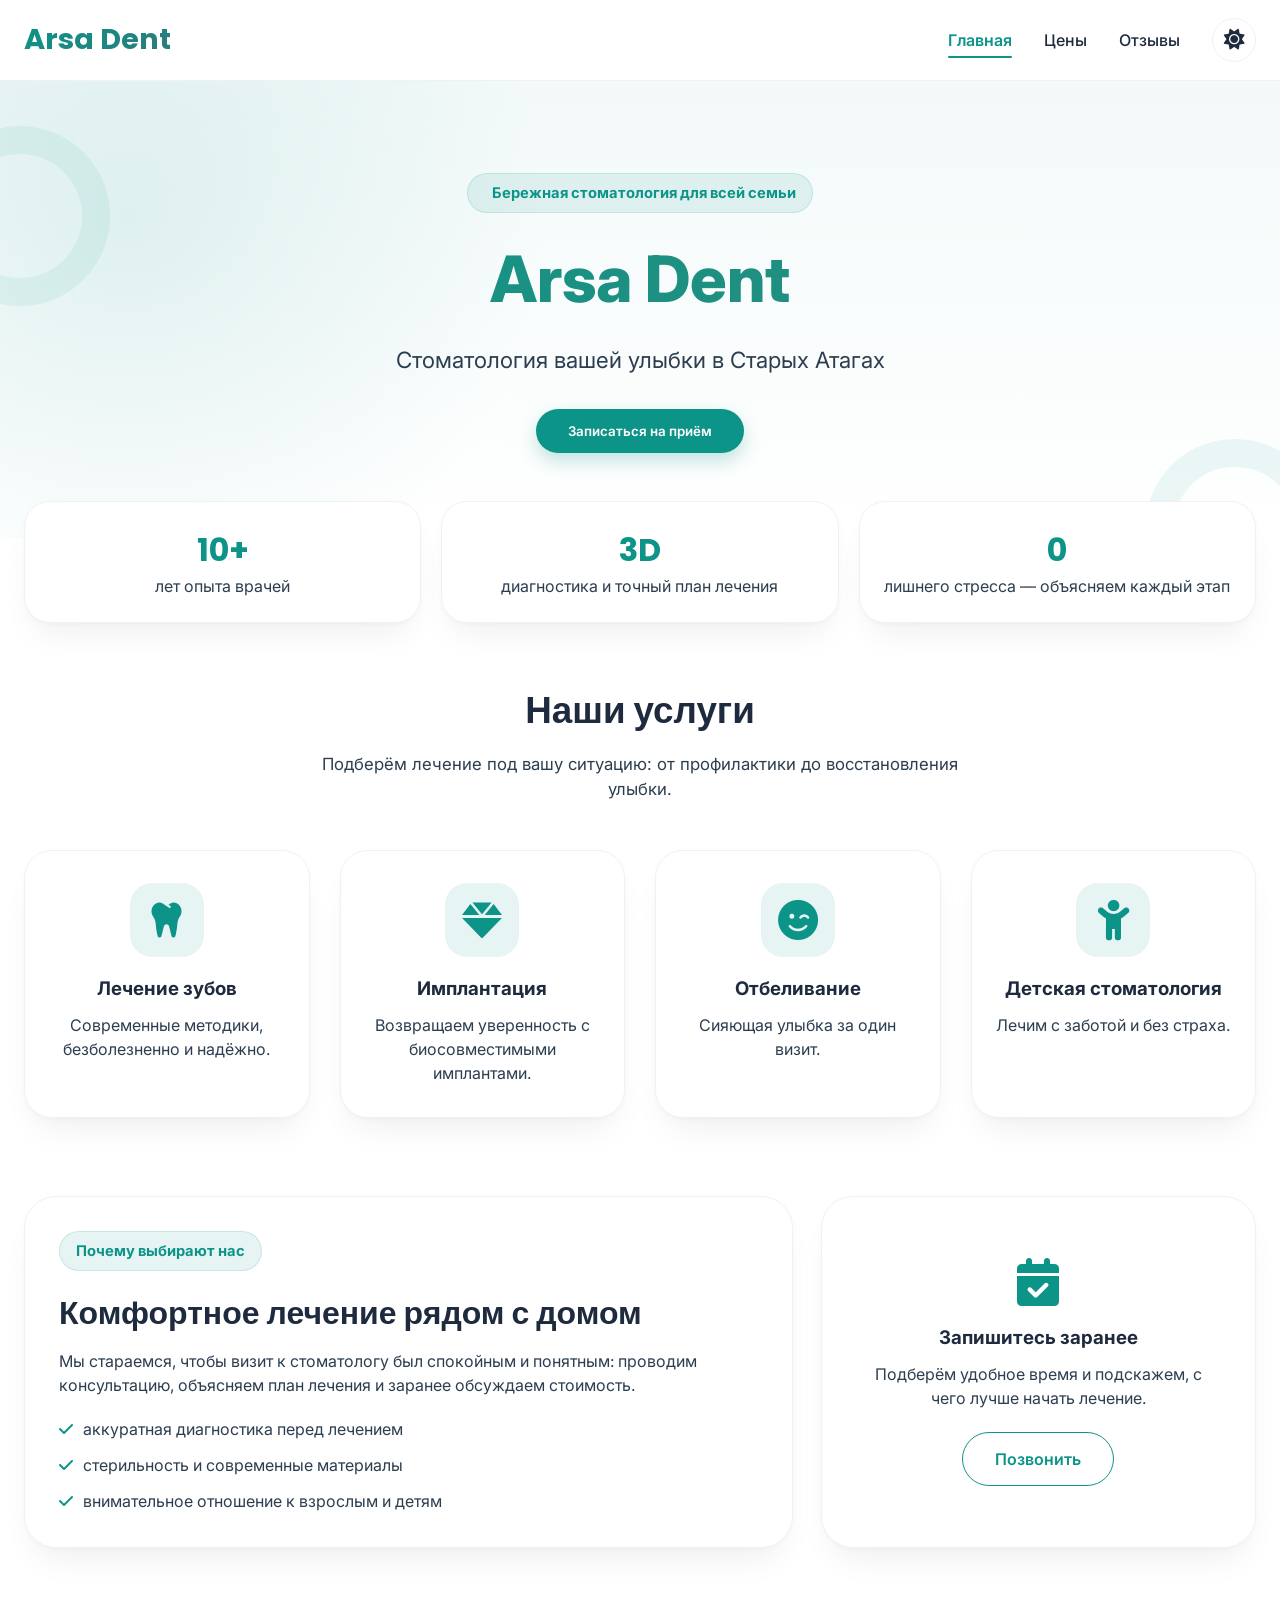
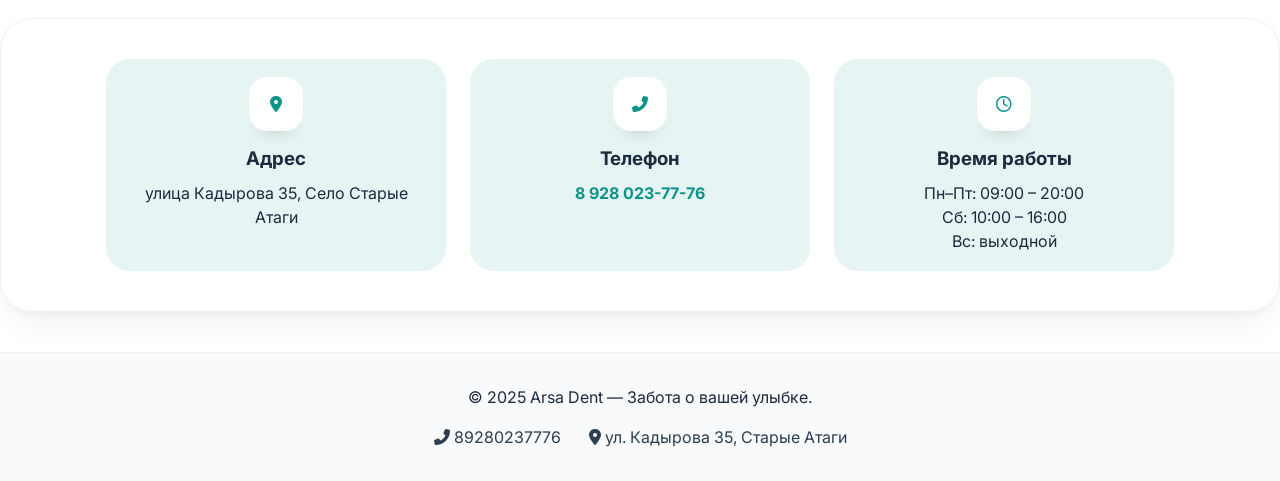
<file: index.html>
<!DOCTYPE html>
<html lang="ru">
<head>
    <meta charset="UTF-8">
    <meta name="viewport" content="width=device-width, initial-scale=1.0, viewport-fit=cover">
    <title>Arsa Dent | Главная</title>
    <link rel="stylesheet" href="style.css">
    <link rel="stylesheet" href="https://cdnjs.cloudflare.com/ajax/libs/font-awesome/6.0.0-beta3/css/all.min.css">
    <link href="https://fonts.googleapis.com/css2?family=Inter:opsz,wght@14..32,300..700&family=Poppins:wght@400;500;600;700&display=swap" rel="stylesheet">
</head>
<body>

    <header class="header">
        <div class="container header-container">
            <a href="index.html" class="logo">Arsa Dent</a>
            
            <button class="burger-btn" id="burgerBtn" aria-label="Меню">
                <span class="burger-line"></span>
                <span class="burger-line"></span>
                <span class="burger-line"></span>
            </button>

            <nav class="nav-menu" id="navMenu">
                <ul class="nav-list">
                    <li><a href="index.html" class="nav-link active">Главная</a></li>
                    <li><a href="about.html" class="nav-link">Цены</a></li>
                    <li><a href="page.html" class="nav-link">Отзывы</a></li>
                </ul>
                <div class="theme-toggle-wrapper">
                    <button id="themeToggle" class="theme-toggle" aria-label="Тёмная/светлая тема">
                        <i class="fas fa-sun"></i>
                        <i class="fas fa-moon"></i>
                    </button>
                </div>
            </nav>
        </div>
    </header>

    <main>
        <section class="hero">
            <div class="hero-decor hero-decor-1"></div>
            <div class="hero-decor hero-decor-2"></div>
            <div class="container hero-content fade-up">
                <span class="hero-badge"><i class="fas fa-shield-heart"></i> Бережная стоматология для всей семьи</span>
                <h1 class="hero-title">Arsa Dent</h1>
                <p class="hero-subtitle">Стоматология вашей улыбки в Старых Атагах</p>
                <button class="btn btn-primary pulse-btn" id="appointmentBtn">Записаться на приём</button>
            </div>
        </section>

        <section class="quick-benefits">
            <div class="container benefits-grid">
                <div class="benefit-item fade-up">
                    <strong>10+</strong>
                    <span>лет опыта врачей</span>
                </div>
                <div class="benefit-item fade-up">
                    <strong>3D</strong>
                    <span>диагностика и точный план лечения</span>
                </div>
                <div class="benefit-item fade-up">
                    <strong>0</strong>
                    <span>лишнего стресса — объясняем каждый этап</span>
                </div>
            </div>
        </section>

        <section class="services">
            <div class="container">
                <h2 class="section-title">Наши услуги</h2>
                <p class="section-subtitle">Подберём лечение под вашу ситуацию: от профилактики до восстановления улыбки.</p>
                <div class="services-grid">
                    <div class="service-card card-hover">
                        <div class="service-icon"><i class="fas fa-tooth"></i></div>
                        <h3>Лечение зубов</h3>
                        <p>Современные методики, безболезненно и надёжно.</p>
                    </div>
                    <div class="service-card card-hover">
                        <div class="service-icon"><i class="fas fa-gem"></i></div>
                        <h3>Имплантация</h3>
                        <p>Возвращаем уверенность с биосовместимыми имплантами.</p>
                    </div>
                    <div class="service-card card-hover">
                        <div class="service-icon"><i class="fas fa-smile-wink"></i></div>
                        <h3>Отбеливание</h3>
                        <p>Сияющая улыбка за один визит.</p>
                    </div>
                    <div class="service-card card-hover">
                        <div class="service-icon"><i class="fas fa-child"></i></div>
                        <h3>Детская стоматология</h3>
                        <p>Лечим с заботой и без страха.</p>
                    </div>
                </div>
            </div>
        </section>

        <section class="why-us">
            <div class="container why-grid">
                <div class="why-text fade-up">
                    <span class="section-label">Почему выбирают нас</span>
                    <h2>Комфортное лечение рядом с домом</h2>
                    <p>Мы стараемся, чтобы визит к стоматологу был спокойным и понятным: проводим консультацию, объясняем план лечения и заранее обсуждаем стоимость.</p>
                    <ul class="check-list">
                        <li><i class="fas fa-check"></i> аккуратная диагностика перед лечением</li>
                        <li><i class="fas fa-check"></i> стерильность и современные материалы</li>
                        <li><i class="fas fa-check"></i> внимательное отношение к взрослым и детям</li>
                    </ul>
                </div>
                <div class="why-card card-hover fade-up">
                    <i class="fas fa-calendar-check"></i>
                    <h3>Запишитесь заранее</h3>
                    <p>Подберём удобное время и подскажем, с чего лучше начать лечение.</p>
                    <a href="tel:89280237776" class="btn btn-outline">Позвонить</a>
                </div>
            </div>
        </section>

        <section class="contact-info">
            <div class="container contact-grid">
                <div class="contact-block fade-up">
                    <div class="contact-icon"><i class="fas fa-map-marker-alt"></i></div>
                    <h3>Адрес</h3>
                    <p>улица Кадырова 35, Село Старые Атаги</p>
                </div>
                <div class="contact-block fade-up">
                    <div class="contact-icon"><i class="fas fa-phone-alt"></i></div>
                    <h3>Телефон</h3>
                    <p><a href="tel:89280237776" class="phone-link">8 928 023-77-76</a></p>
                </div>
                <div class="contact-block fade-up">
                    <div class="contact-icon"><i class="far fa-clock"></i></div>
                    <h3>Время работы</h3>
                    <p>Пн–Пт: 09:00 – 20:00<br>Сб: 10:00 – 16:00<br>Вс: выходной</p>
                </div>
            </div>
        </section>
    </main>

    <footer class="footer">
        <div class="container footer-container">
            <p>&copy; 2025 Arsa Dent — Забота о вашей улыбке.</p>
            <div class="footer-links">
                <a href="tel:89280237776"><i class="fas fa-phone-alt"></i> 89280237776</a>
                <span><i class="fas fa-map-marker-alt"></i> ул. Кадырова 35, Старые Атаги</span>
            </div>
        </div>
    </footer>

    <script>
        const themeToggle = document.getElementById('themeToggle');
        const root = document.documentElement;
        const loadTheme = () => {
            const savedTheme = localStorage.getItem('theme');
            if (savedTheme === 'dark') root.classList.add('dark');
            else root.classList.remove('dark');
        };
        loadTheme();
        themeToggle.addEventListener('click', () => {
            root.classList.toggle('dark');
            localStorage.setItem('theme', root.classList.contains('dark') ? 'dark' : 'light');
        });
        const burger = document.getElementById('burgerBtn');
        const navMenu = document.getElementById('navMenu');
        burger.addEventListener('click', () => {
            navMenu.classList.toggle('open');
            burger.classList.toggle('active');
        });
        document.getElementById('appointmentBtn')?.addEventListener('click', () => {
            alert('Для записи, пожалуйста, позвоните нам на номер: 89280237776.');
        });
        document.querySelectorAll('.nav-link').forEach(link => {
            link.addEventListener('click', () => {
                navMenu.classList.remove('open');
                burger.classList.remove('active');
            });
        });
    </script>
</body>
</html>
</file>
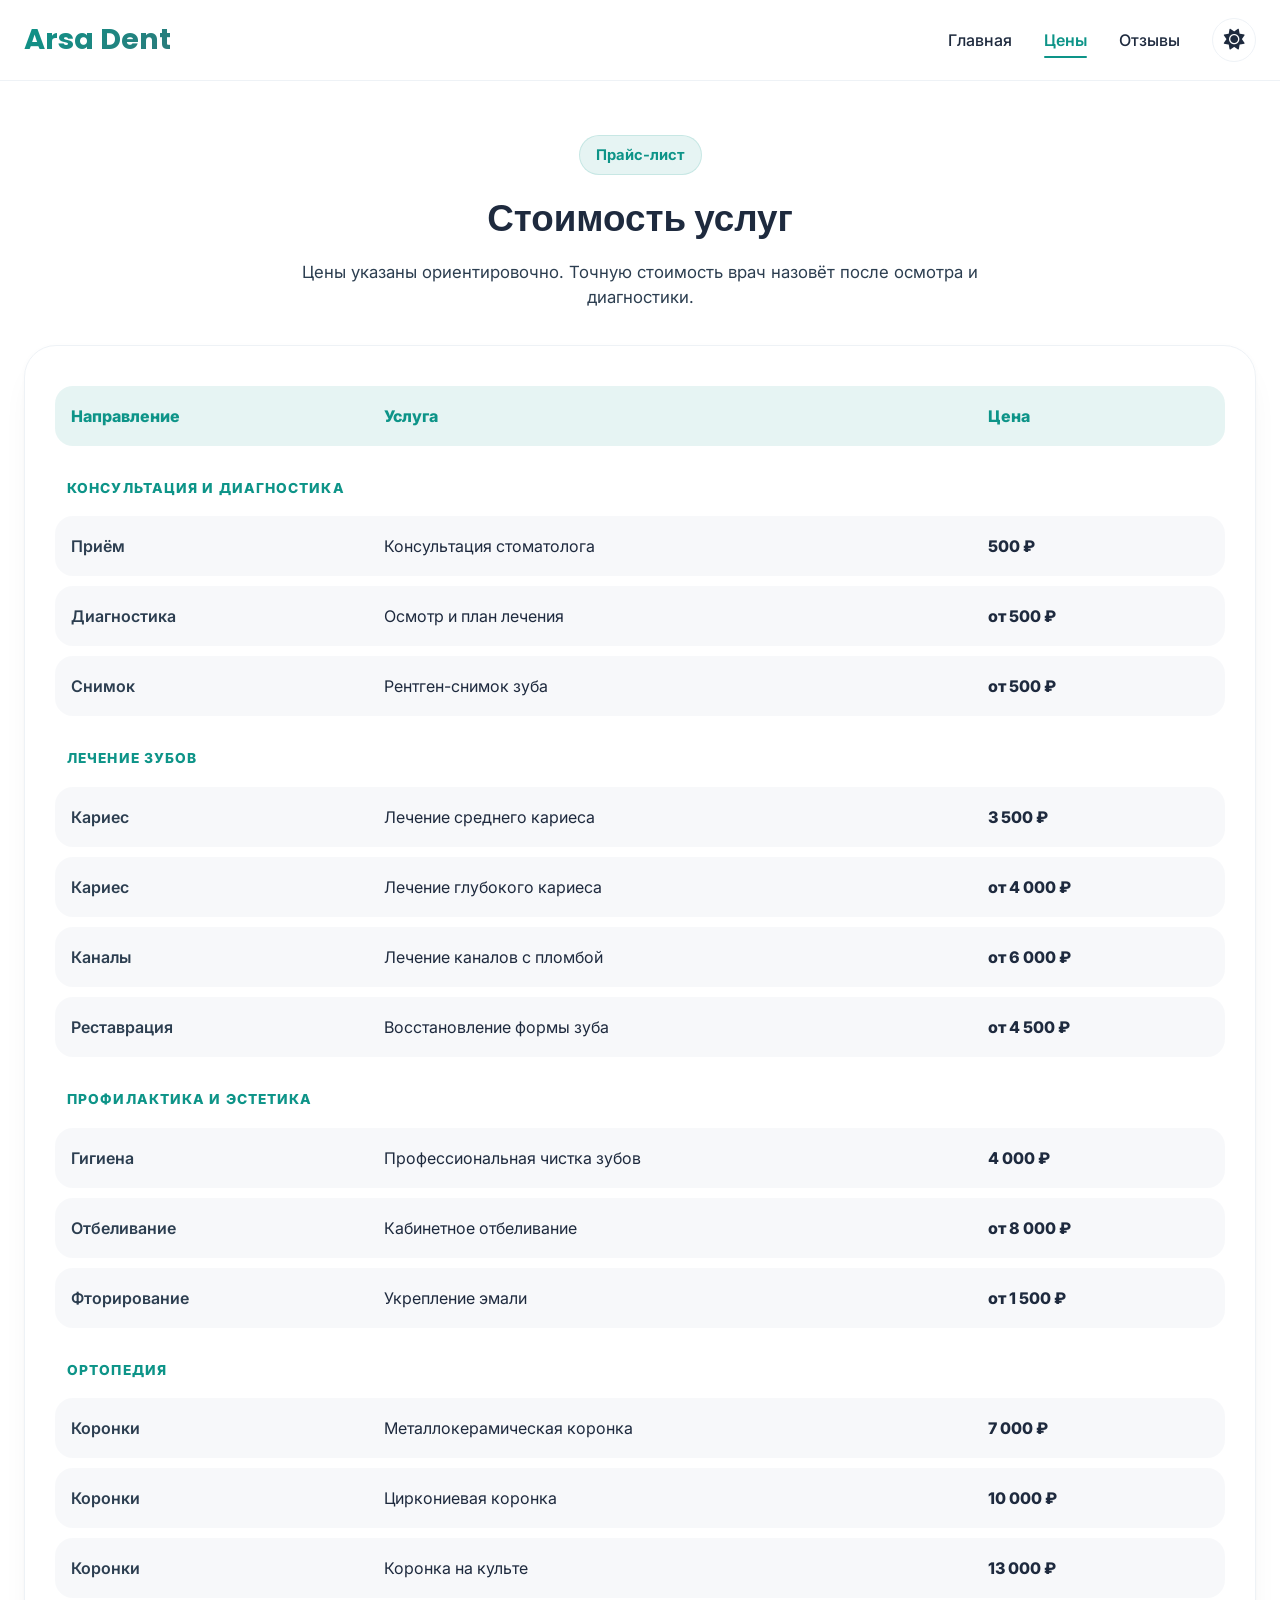
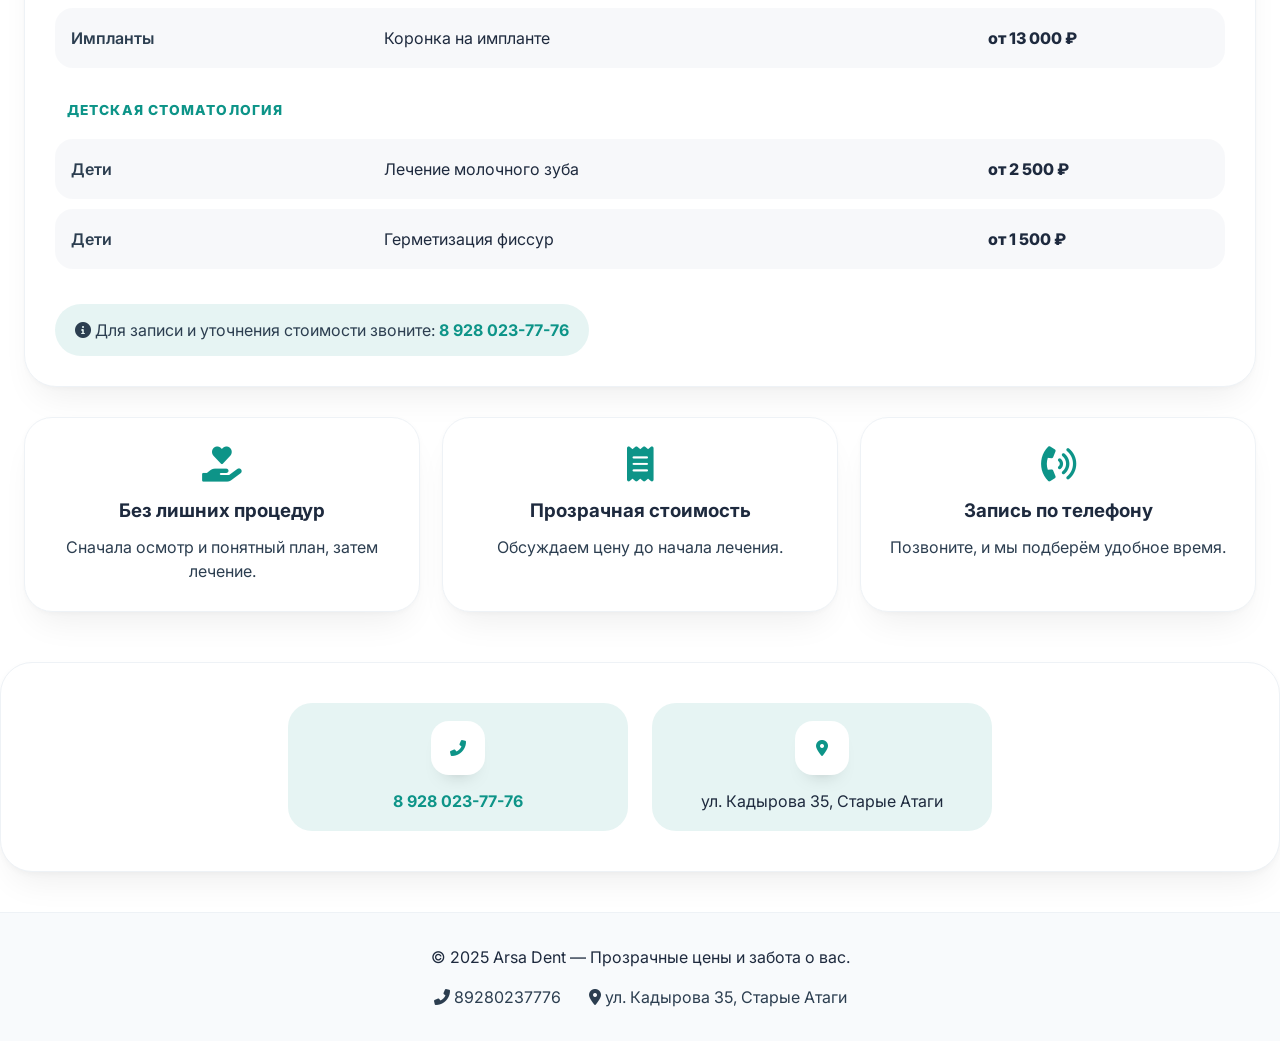
<file: about.html>
<!DOCTYPE html>
<html lang="ru">
<head>
    <meta charset="UTF-8">
    <meta name="viewport" content="width=device-width, initial-scale=1.0">
    <title>Arsa Dent | Стоимость услуг</title>
    <link rel="stylesheet" href="style.css">
    <link rel="stylesheet" href="https://cdnjs.cloudflare.com/ajax/libs/font-awesome/6.0.0-beta3/css/all.min.css">
    <link href="https://fonts.googleapis.com/css2?family=Inter:opsz,wght@14..32,300..700&family=Poppins:wght@400;500;600;700&display=swap" rel="stylesheet">
</head>
<body>
    <header class="header">
        <div class="container header-container">
            <a href="index.html" class="logo">Arsa Dent</a>
            <button class="burger-btn" id="burgerBtn" aria-label="Меню">
                <span class="burger-line"></span>
                <span class="burger-line"></span>
                <span class="burger-line"></span>
            </button>
            <nav class="nav-menu" id="navMenu">
                <ul class="nav-list">
                    <li><a href="index.html" class="nav-link">Главная</a></li>
                    <li><a href="about.html" class="nav-link active">Цены</a></li>
                    <li><a href="page.html" class="nav-link">Отзывы</a></li>
                </ul>
                <div class="theme-toggle-wrapper">
                    <button id="themeToggle" class="theme-toggle" aria-label="Тёмная/светлая тема">
                        <i class="fas fa-sun"></i>
                        <i class="fas fa-moon"></i>
                    </button>
                </div>
            </nav>
        </div>
    </header>

    <main>
        <section class="pricing-section">
            <div class="container">
                <span class="section-label centered fade-up">Прайс-лист</span>
                <h1 class="page-title fade-up">Стоимость услуг</h1>
                <p class="section-subtitle fade-up">Цены указаны ориентировочно. Точную стоимость врач назовёт после осмотра и диагностики.</p>

                <div class="price-table-wrapper fade-up">
                    <table class="price-table">
                        <thead>
                            <tr>
                                <th>Направление</th>
                                <th>Услуга</th>
                                <th>Цена</th>
                            </tr>
                        </thead>
                        <tbody>
                            <tr class="category-row"><td colspan="3">Консультация и диагностика</td></tr>
                            <tr><td>Приём</td><td>Консультация стоматолога</td><td class="price">500 ₽</td></tr>
                            <tr><td>Диагностика</td><td>Осмотр и план лечения</td><td class="price">от 500 ₽</td></tr>
                            <tr><td>Снимок</td><td>Рентген-снимок зуба</td><td class="price">от 500 ₽</td></tr>

                            <tr class="category-row"><td colspan="3">Лечение зубов</td></tr>
                            <tr><td>Кариес</td><td>Лечение среднего кариеса</td><td class="price">3 500 ₽</td></tr>
                            <tr><td>Кариес</td><td>Лечение глубокого кариеса</td><td class="price">от 4 000 ₽</td></tr>
                            <tr><td>Каналы</td><td>Лечение каналов с пломбой</td><td class="price">от 6 000 ₽</td></tr>
                            <tr><td>Реставрация</td><td>Восстановление формы зуба</td><td class="price">от 4 500 ₽</td></tr>

                            <tr class="category-row"><td colspan="3">Профилактика и эстетика</td></tr>
                            <tr><td>Гигиена</td><td>Профессиональная чистка зубов</td><td class="price">4 000 ₽</td></tr>
                            <tr><td>Отбеливание</td><td>Кабинетное отбеливание</td><td class="price">от 8 000 ₽</td></tr>
                            <tr><td>Фторирование</td><td>Укрепление эмали</td><td class="price">от 1 500 ₽</td></tr>

                            <tr class="category-row"><td colspan="3">Ортопедия</td></tr>
                            <tr><td>Коронки</td><td>Металлокерамическая коронка</td><td class="price">7 000 ₽</td></tr>
                            <tr><td>Коронки</td><td>Циркониевая коронка</td><td class="price">10 000 ₽</td></tr>
                            <tr><td>Коронки</td><td>Коронка на культе</td><td class="price">13 000 ₽</td></tr>
                            <tr><td>Импланты</td><td>Коронка на импланте</td><td class="price">от 13 000 ₽</td></tr>

                            <tr class="category-row"><td colspan="3">Детская стоматология</td></tr>
                            <tr><td>Дети</td><td>Лечение молочного зуба</td><td class="price">от 2 500 ₽</td></tr>
                            <tr><td>Дети</td><td>Герметизация фиссур</td><td class="price">от 1 500 ₽</td></tr>
                        </tbody>
                    </table>
                    <p class="price-note"><i class="fas fa-info-circle"></i> Для записи и уточнения стоимости звоните: <a href="tel:89280237776">8 928 023-77-76</a></p>
                </div>
            </div>
        </section>

        <section class="price-cards-section">
            <div class="container price-cards-grid">
                <div class="small-info-card card-hover">
                    <i class="fas fa-hand-holding-heart"></i>
                    <h3>Без лишних процедур</h3>
                    <p>Сначала осмотр и понятный план, затем лечение.</p>
                </div>
                <div class="small-info-card card-hover">
                    <i class="fas fa-receipt"></i>
                    <h3>Прозрачная стоимость</h3>
                    <p>Обсуждаем цену до начала лечения.</p>
                </div>
                <div class="small-info-card card-hover">
                    <i class="fas fa-phone-volume"></i>
                    <h3>Запись по телефону</h3>
                    <p>Позвоните, и мы подберём удобное время.</p>
                </div>
            </div>
        </section>

        <section class="contact-info mini-contacts">
            <div class="container contact-grid">
                <div class="contact-block"><div class="contact-icon"><i class="fas fa-phone-alt"></i></div><a href="tel:89280237776">8 928 023-77-76</a></div>
                <div class="contact-block"><div class="contact-icon"><i class="fas fa-map-marker-alt"></i></div>ул. Кадырова 35, Старые Атаги</div>
            </div>
        </section>
    </main>

    <footer class="footer">
        <div class="container footer-container">
            <p>&copy; 2025 Arsa Dent — Прозрачные цены и забота о вас.</p>
            <div class="footer-links"><a href="tel:89280237776"><i class="fas fa-phone-alt"></i> 89280237776</a> <span><i class="fas fa-map-marker-alt"></i> ул. Кадырова 35, Старые Атаги</span></div>
        </div>
    </footer>

    <script>
        const themeToggle = document.getElementById('themeToggle');
        const root = document.documentElement;
        const loadTheme = () => { const saved = localStorage.getItem('theme'); if(saved === 'dark') root.classList.add('dark'); else root.classList.remove('dark'); };
        loadTheme();
        themeToggle.addEventListener('click', () => { root.classList.toggle('dark'); localStorage.setItem('theme', root.classList.contains('dark') ? 'dark' : 'light'); });
        const burger = document.getElementById('burgerBtn');
        const navMenu = document.getElementById('navMenu');
        burger.addEventListener('click', () => { navMenu.classList.toggle('open'); burger.classList.toggle('active'); });
        document.querySelectorAll('.nav-link').forEach(link => link.addEventListener('click', () => { navMenu.classList.remove('open'); burger.classList.remove('active'); }));
    </script>
</body>
</html>
</file>
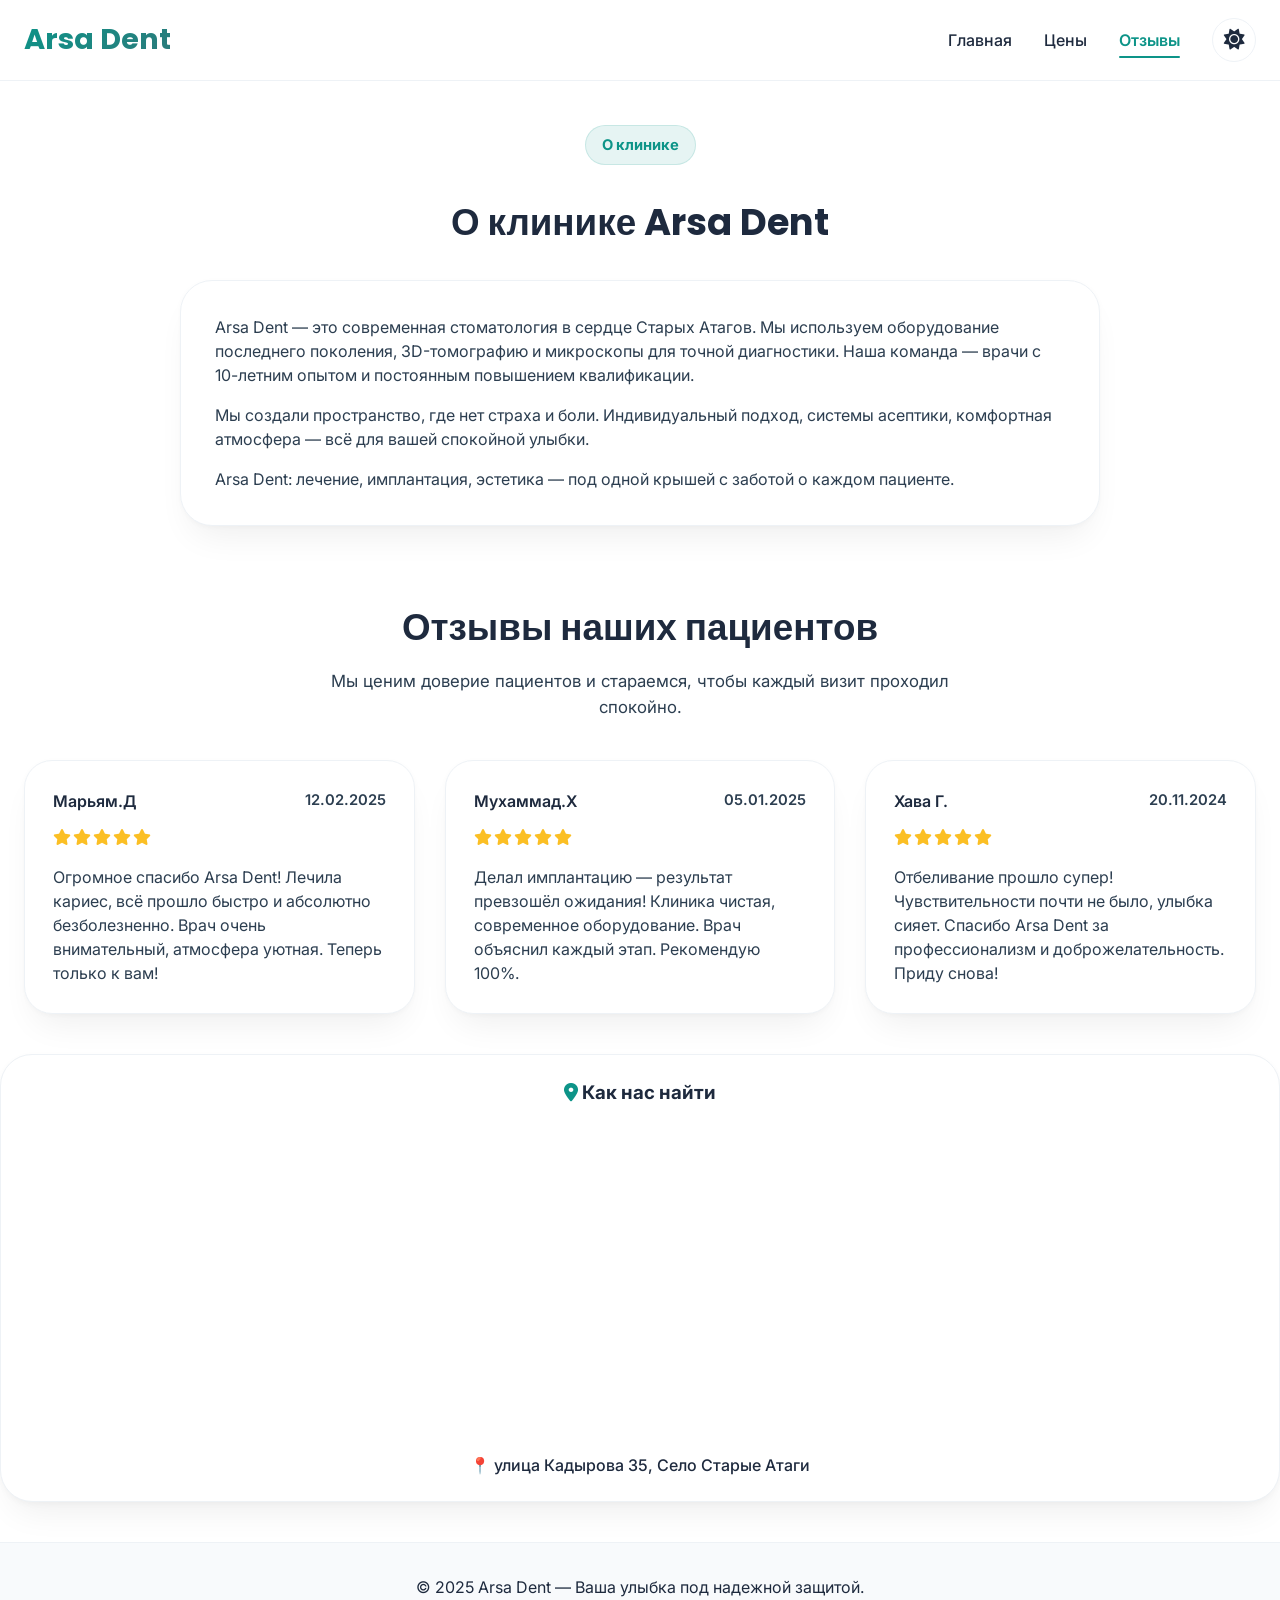
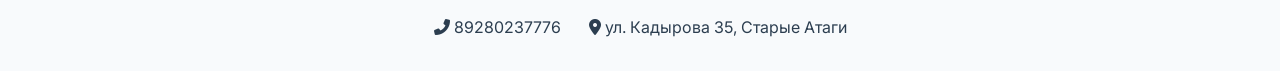
<file: page.html>
<!DOCTYPE html>
<html lang="ru">
<head>
    <meta charset="UTF-8">
    <meta name="viewport" content="width=device-width, initial-scale=1.0">
    <title>Arsa Dent | Отзывы и о клинике</title>
    <link rel="stylesheet" href="style.css">
    <link rel="stylesheet" href="https://cdnjs.cloudflare.com/ajax/libs/font-awesome/6.0.0-beta3/css/all.min.css">
    <link href="https://fonts.googleapis.com/css2?family=Inter:opsz,wght@14..32,300..700&family=Poppins:wght@400;500;600;700&display=swap" rel="stylesheet">
</head>
<body>
    <header class="header">
        <div class="container header-container">
            <a href="index.html" class="logo">Arsa Dent</a>
            <button class="burger-btn" id="burgerBtn" aria-label="Меню">
                <span class="burger-line"></span>
                <span class="burger-line"></span>
                <span class="burger-line"></span>
            </button>
            <nav class="nav-menu" id="navMenu">
                <ul class="nav-list">
                    <li><a href="index.html" class="nav-link">Главная</a></li>
                    <li><a href="about.html" class="nav-link">Цены</a></li>
                    <li><a href="page.html" class="nav-link active">Отзывы</a></li>
                </ul>
                <div class="theme-toggle-wrapper">
                    <button id="themeToggle" class="theme-toggle" aria-label="Тёмная/светлая тема"><i class="fas fa-sun"></i><i class="fas fa-moon"></i></button>
                </div>
            </nav>
        </div>
    </header>

    <main>
        <section class="about-clinic">
            <div class="container">
                <span class="section-label centered fade-up">О клинике</span>
                <h2 class="section-title fade-up">О клинике Arsa Dent</h2>
                <div class="clinic-text fade-up">
                    <p>Arsa Dent — это современная стоматология в сердце Старых Атагов. Мы используем оборудование последнего поколения, 3D-томографию и микроскопы для точной диагностики. Наша команда — врачи с 10-летним опытом и постоянным повышением квалификации.</p>
                    <p>Мы создали пространство, где нет страха и боли. Индивидуальный подход, системы асептики, комфортная атмосфера — всё для вашей спокойной улыбки.</p>
                    <p>Arsa Dent: лечение, имплантация, эстетика — под одной крышей с заботой о каждом пациенте.</p>
                </div>
            </div>
        </section>

        <section class="reviews">
            <div class="container">
                <h2 class="section-title fade-up">Отзывы наших пациентов</h2>
                <p class="section-subtitle fade-up">Мы ценим доверие пациентов и стараемся, чтобы каждый визит проходил спокойно.</p>
                <div class="reviews-grid">
                    <div class="review-card card-hover">
                        <div class="review-header"><span class="reviewer-name">Марьям.Д</span><span class="review-date">12.02.2025</span></div>
                        <div class="stars"><i class="fas fa-star"></i><i class="fas fa-star"></i><i class="fas fa-star"></i><i class="fas fa-star"></i><i class="fas fa-star"></i></div>
                        <p>Огромное спасибо Arsa Dent! Лечила кариес, всё прошло быстро и абсолютно безболезненно. Врач очень внимательный, атмосфера уютная. Теперь только к вам!</p>
                    </div>
                    <div class="review-card card-hover">
                        <div class="review-header"><span class="reviewer-name">Мухаммад.Х</span><span class="review-date">05.01.2025</span></div>
                        <div class="stars"><i class="fas fa-star"></i><i class="fas fa-star"></i><i class="fas fa-star"></i><i class="fas fa-star"></i><i class="fas fa-star"></i></div>
                        <p>Делал имплантацию — результат превзошёл ожидания! Клиника чистая, современное оборудование. Врач объяснил каждый этап. Рекомендую 100%.</p>
                    </div>
                    <div class="review-card card-hover">
                        <div class="review-header"><span class="reviewer-name">Хава Г.</span><span class="review-date">20.11.2024</span></div>
                        <div class="stars"><i class="fas fa-star"></i><i class="fas fa-star"></i><i class="fas fa-star"></i><i class="fas fa-star"></i><i class="fas fa-star"></i></div>
                        <p>Отбеливание прошло супер! Чувствительности почти не было, улыбка сияет. Спасибо Arsa Dent за профессионализм и доброжелательность. Приду снова!</p>
                    </div>
                </div>
            </div>
        </section>

        <section class="map-section">
            <div class="container map-wrapper">
                <h3 class="map-title"><i class="fas fa-location-dot"></i> Как нас найти</h3>
                <div class="map-placeholder">
                    <iframe src="https://yandex.ru/map-widget/v1/?ll=45.7528,43.1234&z=16&l=map&pt=45.7528,43.1234&text=ул.%20Кадырова%2035,%20Старые%20Атаги" width="100%" height="300" style="border:0; border-radius: 28px;" allowfullscreen="" loading="lazy"></iframe>
                    <div class="map-address">📍 улица Кадырова 35, Село Старые Атаги</div>
                </div>
            </div>
        </section>
    </main>

    <footer class="footer">
        <div class="container footer-container">
            <p>&copy; 2025 Arsa Dent — Ваша улыбка под надежной защитой.</p>
            <div class="footer-links"><a href="tel:89280237776"><i class="fas fa-phone-alt"></i> 89280237776</a> <span><i class="fas fa-map-marker-alt"></i> ул. Кадырова 35, Старые Атаги</span></div>
        </div>
    </footer>

    <script>
        const themeToggle = document.getElementById('themeToggle');
        const root = document.documentElement;
        const loadTheme = () => { const saved = localStorage.getItem('theme'); if(saved === 'dark') root.classList.add('dark'); else root.classList.remove('dark'); };
        loadTheme();
        themeToggle.addEventListener('click', () => { root.classList.toggle('dark'); localStorage.setItem('theme', root.classList.contains('dark') ? 'dark' : 'light'); });
        const burger = document.getElementById('burgerBtn');
        const navMenu = document.getElementById('navMenu');
        burger.addEventListener('click', () => { navMenu.classList.toggle('open'); burger.classList.toggle('active'); });
        document.querySelectorAll('.nav-link').forEach(link => link.addEventListener('click', () => { navMenu.classList.remove('open'); burger.classList.remove('active'); }));
    </script>
</body>
</html>
</file>
<file: style.css>
/* style.css - единый файл стилей для Arsa Dent */
/* ===== RESET & ГЛОБАЛЬНЫЕ ПЕРЕМЕННЫЕ ===== */
* {
    margin: 0;
    padding: 0;
    box-sizing: border-box;
}

:root {
    --bg-body: #ffffff;
    --text-primary: #1E2A3E;
    --text-secondary: #2c3e50;
    --card-bg: #ffffff;
    --header-bg: rgba(255,255,255,0.96);
    --border-color: #eef2f6;
    --accent: #0D9488;
    --accent-hover: #0f766e;
    --accent-soft: rgba(13,148,136,0.10);
    --shadow-sm: 0 20px 35px -12px rgba(0,0,0,0.07), 0 2px 6px rgba(0,0,0,0.03);
    --shadow-hover: 0 30px 40px -16px rgba(0,0,0,0.15);
    --footer-bg: #f8fafc;
    --transition: all 0.25s cubic-bezier(0.2, 0.9, 0.4, 1.1);
}

:root.dark {
    --bg-body: #121212;
    --text-primary: #EDEDED;
    --text-secondary: #B0B3B8;
    --card-bg: #1E1E2A;
    --header-bg: rgba(18,18,18,0.95);
    --border-color: #2C2C3A;
    --accent: #2aa79b;
    --accent-hover: #3ecfc0;
    --accent-soft: rgba(42,167,155,0.14);
    --shadow-sm: 0 20px 30px -12px rgba(0,0,0,0.5);
    --shadow-hover: 0 30px 40px -16px rgba(0,0,0,0.65);
    --footer-bg: #0c0c10;
}

body {
    font-family: 'Inter', sans-serif;
    background-color: var(--bg-body);
    color: var(--text-primary);
    transition: background-color 0.3s ease, color 0.2s ease;
    line-height: 1.5;
    scroll-behavior: smooth;
}

.container {
    max-width: 1280px;
    margin: 0 auto;
    padding: 0 24px;
}

a {
    color: inherit;
}

/* ===== АНИМАЦИИ ПОЯВЛЕНИЯ ===== */
.fade-up {
    animation: fadeUp 0.7s ease forwards;
    opacity: 0;
    transform: translateY(18px);
}

@keyframes fadeUp {
    to {
        opacity: 1;
        transform: translateY(0);
    }
}

.service-card, .review-card, .price-table-wrapper, .clinic-text, .contact-block, .benefit-item, .small-info-card {
    animation: fadeUp 0.6s ease forwards;
    opacity: 0;
}
.service-card:nth-child(1), .benefit-item:nth-child(1) { animation-delay: 0.1s; }
.service-card:nth-child(2), .benefit-item:nth-child(2) { animation-delay: 0.2s; }
.service-card:nth-child(3), .benefit-item:nth-child(3) { animation-delay: 0.3s; }
.service-card:nth-child(4) { animation-delay: 0.4s; }

/* ===== ХЕДЕР И БУРГЕР ===== */
.header {
    background: var(--header-bg);
    backdrop-filter: blur(12px);
    position: sticky;
    top: 0;
    z-index: 100;
    border-bottom: 1px solid var(--border-color);
    transition: var(--transition);
}

.header-container {
    display: flex;
    justify-content: space-between;
    align-items: center;
    padding: 18px 24px;
}

.logo {
    font-family: 'Poppins', sans-serif;
    font-size: 1.8rem;
    font-weight: 700;
    background: linear-gradient(135deg, var(--accent), #2c7a7b);
    background-clip: text;
    -webkit-background-clip: text;
    color: transparent;
    text-decoration: none;
}

.nav-menu {
    display: flex;
    align-items: center;
    gap: 2rem;
}

.nav-list {
    display: flex;
    gap: 2rem;
    list-style: none;
}

.nav-link {
    text-decoration: none;
    font-weight: 500;
    color: var(--text-primary);
    transition: 0.2s;
    position: relative;
}
.nav-link::after {
    content: '';
    position: absolute;
    left: 0;
    bottom: -8px;
    width: 0;
    height: 2px;
    border-radius: 20px;
    background: var(--accent);
    transition: 0.2s;
}
.nav-link:hover::after,
.nav-link.active::after { width: 100%; }
.nav-link.active {
    color: var(--accent);
    font-weight: 600;
}
.nav-link:hover { color: var(--accent); }

.theme-toggle {
    background: var(--card-bg);
    border: 1px solid var(--border-color);
    border-radius: 40px;
    width: 44px;
    height: 44px;
    cursor: pointer;
    font-size: 1.3rem;
    display: flex;
    align-items: center;
    justify-content: center;
    transition: transform 0.3s, background 0.2s;
    color: var(--text-primary);
}
.theme-toggle i:first-child, .theme-toggle i:last-child {
    transition: opacity 0.2s;
}
:root .theme-toggle .fa-sun { display: inline; }
:root .theme-toggle .fa-moon { display: none; }
:root.dark .theme-toggle .fa-sun { display: none; }
:root.dark .theme-toggle .fa-moon { display: inline; color: #FFD966; }
.theme-toggle:hover { transform: rotate(20deg); background: var(--accent); color: white;}

.burger-btn {
    display: none;
    background: none;
    border: none;
    cursor: pointer;
    flex-direction: column;
    gap: 5px;
}
.burger-line {
    width: 28px;
    height: 2.5px;
    background: var(--text-primary);
    transition: 0.3s;
}

@media (max-width: 768px) {
    .burger-btn { display: flex; }
    .nav-menu {
        position: fixed;
        top: 75px;
        left: -100%;
        width: 80%;
        height: calc(100vh - 75px);
        background: var(--header-bg);
        backdrop-filter: blur(20px);
        flex-direction: column;
        align-items: flex-start;
        padding: 2rem;
        transition: 0.3s;
        border-radius: 0 24px 24px 0;
        box-shadow: 10px 0 30px rgba(0,0,0,0.2);
    }
    .nav-menu.open { left: 0; }
    .nav-list { flex-direction: column; gap: 1.5rem; }
    .theme-toggle-wrapper { margin-top: 1.5rem; }
    .burger-btn.active .burger-line:nth-child(1) { transform: rotate(45deg) translate(6px, 6px); }
    .burger-btn.active .burger-line:nth-child(2) { opacity: 0; }
    .burger-btn.active .burger-line:nth-child(3) { transform: rotate(-45deg) translate(6px, -6px); }
}

/* ===== КНОПКИ ===== */
.btn {
    display: inline-block;
    padding: 14px 32px;
    border-radius: 40px;
    font-weight: 600;
    font-family: inherit;
    transition: all 0.25s;
    cursor: pointer;
    border: none;
    text-decoration: none;
}
.btn-primary {
    background: var(--accent);
    color: white;
    box-shadow: 0 8px 18px rgba(13,148,136,0.25);
}
.btn-primary:hover {
    background: var(--accent-hover);
    transform: scale(1.02);
    box-shadow: 0 12px 24px rgba(13,148,136,0.4);
}
.btn-outline {
    border: 1px solid var(--accent);
    color: var(--accent);
    background: transparent;
}
.btn-outline:hover {
    background: var(--accent);
    color: white;
}
.pulse-btn {
    animation: pulse 1.8s infinite;
}
@keyframes pulse {
    0% { box-shadow: 0 0 0 0 rgba(13,148,136,0.5);}
    70% { box-shadow: 0 0 0 10px rgba(13,148,136,0);}
    100% { box-shadow: 0 0 0 0 rgba(13,148,136,0);}
}

/* Hero */
.hero {
    position: relative;
    overflow: hidden;
    padding: 92px 0 86px;
    text-align: center;
    background:
        radial-gradient(circle at 10% 30%, rgba(13,148,136,0.10), transparent 35%),
        linear-gradient(180deg, rgba(13,148,136,0.05), transparent);
}
.hero-decor {
    position: absolute;
    width: 180px;
    height: 180px;
    border-radius: 50%;
    border: 28px solid rgba(13,148,136,0.08);
    pointer-events: none;
}
.hero-decor-1 { top: 45px; left: -70px; }
.hero-decor-2 { bottom: -80px; right: -45px; }
.hero-badge,
.section-label {
    display: inline-flex;
    align-items: center;
    gap: 8px;
    color: var(--accent);
    background: var(--accent-soft);
    border: 1px solid rgba(13,148,136,0.14);
    padding: 8px 16px;
    border-radius: 999px;
    font-size: 0.92rem;
    font-weight: 700;
    margin-bottom: 18px;
}
.section-label.centered {
    display: flex;
    width: fit-content;
    margin: 0 auto 16px;
}
.hero-title {
    font-size: 4rem;
    font-weight: 800;
    background: linear-gradient(125deg, var(--accent), #2b8c7c);
    background-clip: text;
    -webkit-background-clip: text;
    color: transparent;
}
.hero-subtitle {
    font-size: 1.4rem;
    margin: 1rem 0 2rem;
    color: var(--text-secondary);
}

.section-title,
.page-title {
    text-align: center;
    font-family: 'Poppins', sans-serif;
    font-size: 2.3rem;
    margin-top: 30px;
}
.page-title { margin-top: 0; }
.section-subtitle {
    max-width: 680px;
    margin: 14px auto 0;
    text-align: center;
    color: var(--text-secondary);
    font-size: 1.05rem;
}

/* ===== Блок преимуществ ===== */
.quick-benefits {
    margin-top: -38px;
    position: relative;
    z-index: 3;
}
.benefits-grid {
    display: grid;
    grid-template-columns: repeat(3, 1fr);
    gap: 20px;
}
.benefit-item {
    background: var(--card-bg);
    border: 1px solid var(--border-color);
    border-radius: 26px;
    padding: 24px;
    box-shadow: var(--shadow-sm);
    text-align: center;
}
.benefit-item strong {
    display: block;
    color: var(--accent);
    font-size: 2rem;
    font-family: 'Poppins', sans-serif;
}
.benefit-item span {
    color: var(--text-secondary);
}

/* Услуги грид */
.services {
    padding-top: 30px;
}
.services-grid {
    display: grid;
    grid-template-columns: repeat(auto-fit, minmax(260px, 1fr));
    gap: 30px;
    margin: 48px 0;
}
.service-card {
    background: var(--card-bg);
    border-radius: 28px;
    padding: 32px 20px;
    text-align: center;
    transition: var(--transition);
    box-shadow: var(--shadow-sm);
    border: 1px solid var(--border-color);
}
.card-hover:hover {
    transform: translateY(-8px) scale(1.02);
    box-shadow: var(--shadow-hover);
}
.service-icon {
    width: 74px;
    height: 74px;
    margin: 0 auto 18px;
    border-radius: 22px;
    background: var(--accent-soft);
    display: flex;
    align-items: center;
    justify-content: center;
    font-size: 2.5rem;
    color: var(--accent);
}
.service-card h3,
.review-card h3,
.small-info-card h3 {
    margin-bottom: 10px;
}
.service-card p,
.review-card p,
.small-info-card p,
.clinic-text p {
    color: var(--text-secondary);
}

/* Почему мы */
.why-us {
    padding: 30px 0;
}
.why-grid {
    display: grid;
    grid-template-columns: 1.5fr 0.85fr;
    gap: 28px;
    align-items: stretch;
}
.why-text,
.why-card,
.clinic-text {
    background: var(--card-bg);
    border: 1px solid var(--border-color);
    border-radius: 32px;
    box-shadow: var(--shadow-sm);
    padding: 34px;
}
.why-text h2 {
    font-family: 'Poppins', sans-serif;
    font-size: 2rem;
    margin-bottom: 12px;
}
.why-text p {
    color: var(--text-secondary);
    margin-bottom: 20px;
}
.check-list {
    list-style: none;
    display: grid;
    gap: 12px;
}
.check-list li {
    display: flex;
    gap: 10px;
    align-items: flex-start;
    color: var(--text-secondary);
}
.check-list i {
    color: var(--accent);
    margin-top: 4px;
}
.why-card {
    text-align: center;
    display: flex;
    flex-direction: column;
    justify-content: center;
    align-items: center;
}
.why-card > i {
    font-size: 3rem;
    color: var(--accent);
    margin-bottom: 18px;
}
.why-card p {
    color: var(--text-secondary);
    margin: 10px 0 22px;
}

/* Контакты грид */
.contact-grid {
    display: flex;
    flex-wrap: wrap;
    justify-content: center;
    align-items: stretch;
    gap: 24px;
    background: var(--card-bg);
    padding: 40px 30px;
    border-radius: 32px;
    margin: 40px 0;
    box-shadow: var(--shadow-sm);
    border: 1px solid var(--border-color);
}
.contact-block {
    flex: 1 1 240px;
    max-width: 340px;
    text-align: center;
    padding: 18px;
    border-radius: 24px;
    background: var(--accent-soft);
}
.contact-icon {
    width: 54px;
    height: 54px;
    display: flex;
    align-items: center;
    justify-content: center;
    margin: 0 auto 14px;
    background: var(--card-bg);
    color: var(--accent);
    border-radius: 18px;
    box-shadow: 0 12px 20px -16px rgba(0,0,0,0.35);
}
.contact-block h3 {
    margin-bottom: 8px;
}
.phone-link,
.contact-block a,
.price-note a {
    color: var(--accent);
    text-decoration: none;
    font-weight: 700;
}

/* Таблица цен */
.pricing-section {
    padding: 54px 0 10px;
}
.price-table-wrapper {
    background: var(--card-bg);
    border-radius: 32px;
    padding: 30px;
    margin: 34px 0 20px;
    border: 1px solid var(--border-color);
    box-shadow: var(--shadow-sm);
    overflow: hidden;
}
.price-table {
    width: 100%;
    border-collapse: separate;
    border-spacing: 0 10px;
}
.price-table th,
.price-table td {
    padding: 18px 16px;
    text-align: left;
}
.price-table th {
    font-weight: 800;
    color: var(--accent);
    background: var(--accent-soft);
}
.price-table th:first-child { border-radius: 18px 0 0 18px; }
.price-table th:last-child { border-radius: 0 18px 18px 0; }
.price-table tbody tr:not(.category-row) {
    background: rgba(148, 163, 184, 0.08);
    transition: 0.2s;
}
.price-table tbody tr:not(.category-row):hover {
    transform: scale(1.01);
    background: var(--accent-soft);
}
.price-table tbody tr:not(.category-row) td:first-child {
    border-radius: 18px 0 0 18px;
    color: var(--text-secondary);
    font-weight: 600;
}
.price-table tbody tr:not(.category-row) td:last-child {
    border-radius: 0 18px 18px 0;
}
.category-row td {
    padding: 22px 12px 8px;
    color: var(--accent);
    font-weight: 800;
    text-transform: uppercase;
    font-size: 0.86rem;
    letter-spacing: 0.08em;
}
.price {
    font-weight: 800;
    text-align: right;
    white-space: nowrap;
    color: var(--text-primary);
}
.price-note {
    margin-top: 25px;
    background: var(--accent-soft);
    padding: 14px 20px;
    border-radius: 60px;
    display: inline-block;
    color: var(--text-secondary);
}
.price-cards-section {
    padding-bottom: 10px;
}
.price-cards-grid {
    display: grid;
    grid-template-columns: repeat(3, 1fr);
    gap: 22px;
}
.small-info-card {
    background: var(--card-bg);
    border: 1px solid var(--border-color);
    box-shadow: var(--shadow-sm);
    border-radius: 28px;
    padding: 28px;
    text-align: center;
    transition: var(--transition);
}
.small-info-card i {
    font-size: 2.2rem;
    color: var(--accent);
    margin-bottom: 16px;
}

/* Отзывы и клиника */
.about-clinic,
.reviews {
    padding-top: 44px;
}
.clinic-text {
    max-width: 920px;
    margin: 30px auto 0;
}
.clinic-text p + p {
    margin-top: 16px;
}
.reviews-grid {
    display: grid;
    grid-template-columns: repeat(auto-fit, minmax(280px, 1fr));
    gap: 30px;
    margin: 40px 0;
}
.review-card {
    background: var(--card-bg);
    border-radius: 28px;
    padding: 28px;
    transition: var(--transition);
    box-shadow: var(--shadow-sm);
    border: 1px solid var(--border-color);
}
.review-header {
    display: flex;
    justify-content: space-between;
    gap: 10px;
    margin-bottom: 12px;
    font-weight: 600;
}
.review-date {
    color: var(--text-secondary);
    font-size: 0.92rem;
}
.stars {
    color: #FBBF24;
    margin-bottom: 16px;
    letter-spacing: 2px;
}

/* Карта */
.map-wrapper {
    background: var(--card-bg);
    border-radius: 32px;
    padding: 24px;
    margin: 40px auto;
    box-shadow: var(--shadow-sm);
    border: 1px solid var(--border-color);
}
.map-title {
    margin-bottom: 20px;
    text-align: center;
}
.map-title i {
    color: var(--accent);
}
.map-address {
    text-align: center;
    margin-top: 20px;
    font-weight: 500;
}

/* Footer */
.footer {
    background: var(--footer-bg);
    border-top: 1px solid var(--border-color);
    padding: 32px 0;
    text-align: center;
}
.footer-links {
    display: flex;
    gap: 28px;
    justify-content: center;
    margin-top: 16px;
    flex-wrap: wrap;
}
.footer-links a, .footer-links span {
    color: var(--text-secondary);
    text-decoration: none;
}

/* Адаптивность */
@media (max-width: 900px) {
    .benefits-grid,
    .why-grid,
    .price-cards-grid {
        grid-template-columns: 1fr;
    }
    .quick-benefits {
        margin-top: 20px;
    }
}

@media (max-width: 768px) {
    .hero { padding: 70px 0; }
    .hero-title { font-size: 2.6rem; }
    .hero-subtitle { font-size: 1.1rem; }
    .section-title,
    .page-title { font-size: 1.85rem; }
    .contact-grid { flex-direction: column; text-align: center; }
    .contact-block { max-width: 100%; }
    .container { padding: 0 20px; }
    .price-table-wrapper { padding: 16px; border-radius: 24px; overflow-x: auto; }
    .price-table { min-width: 720px; }
    .price-note { border-radius: 20px; }
}
</file>
